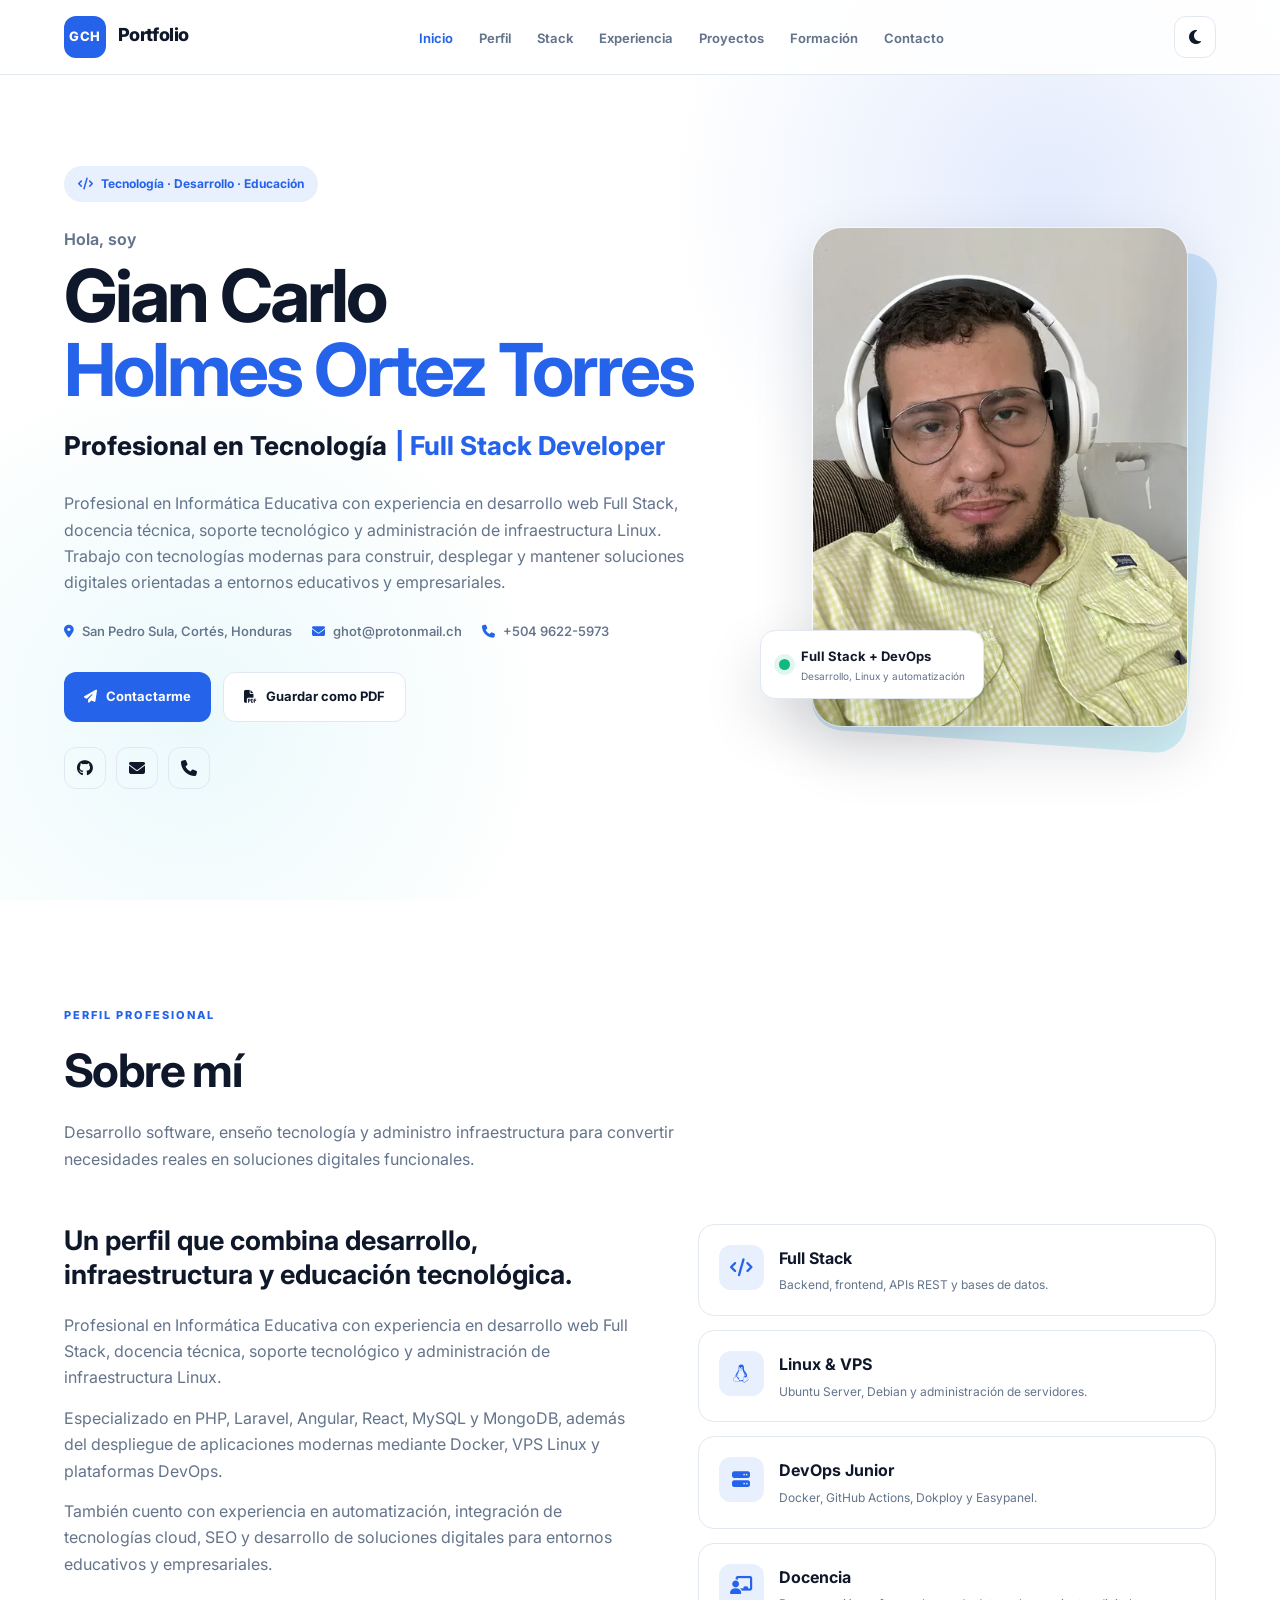
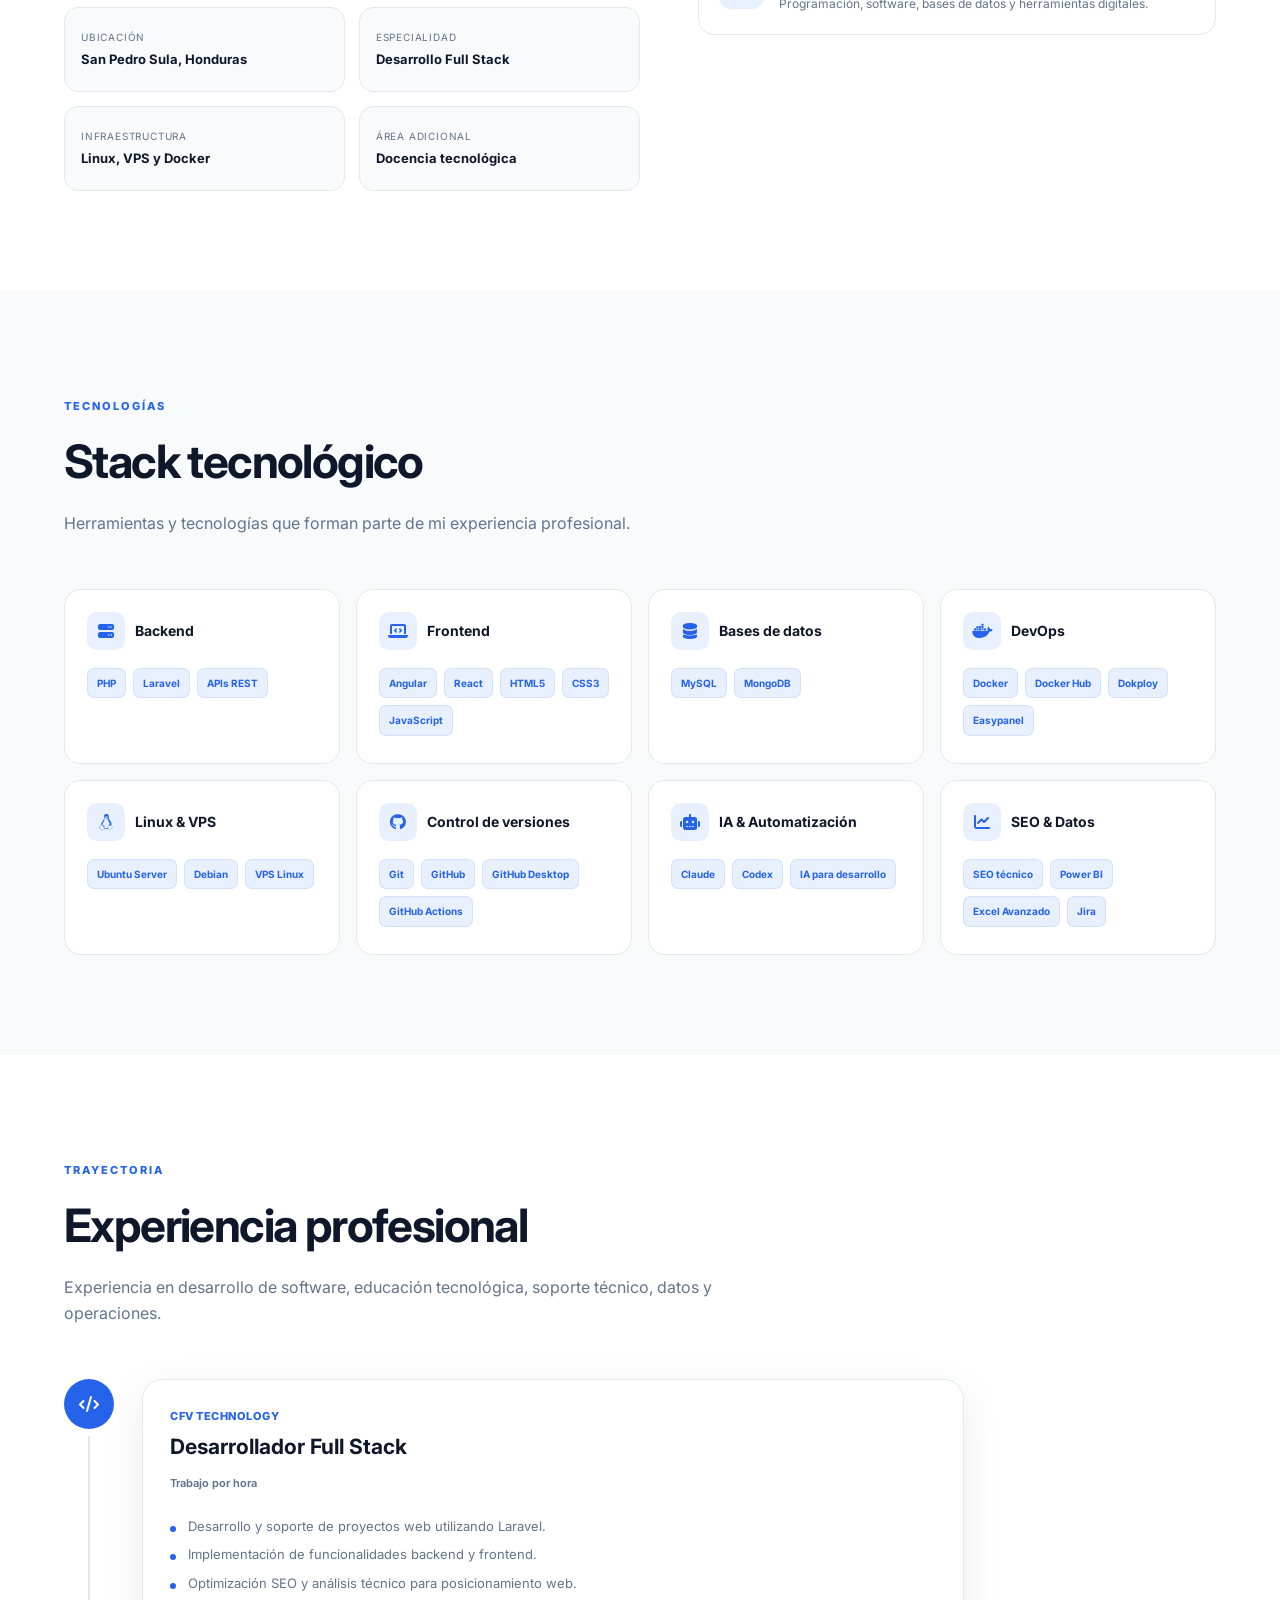
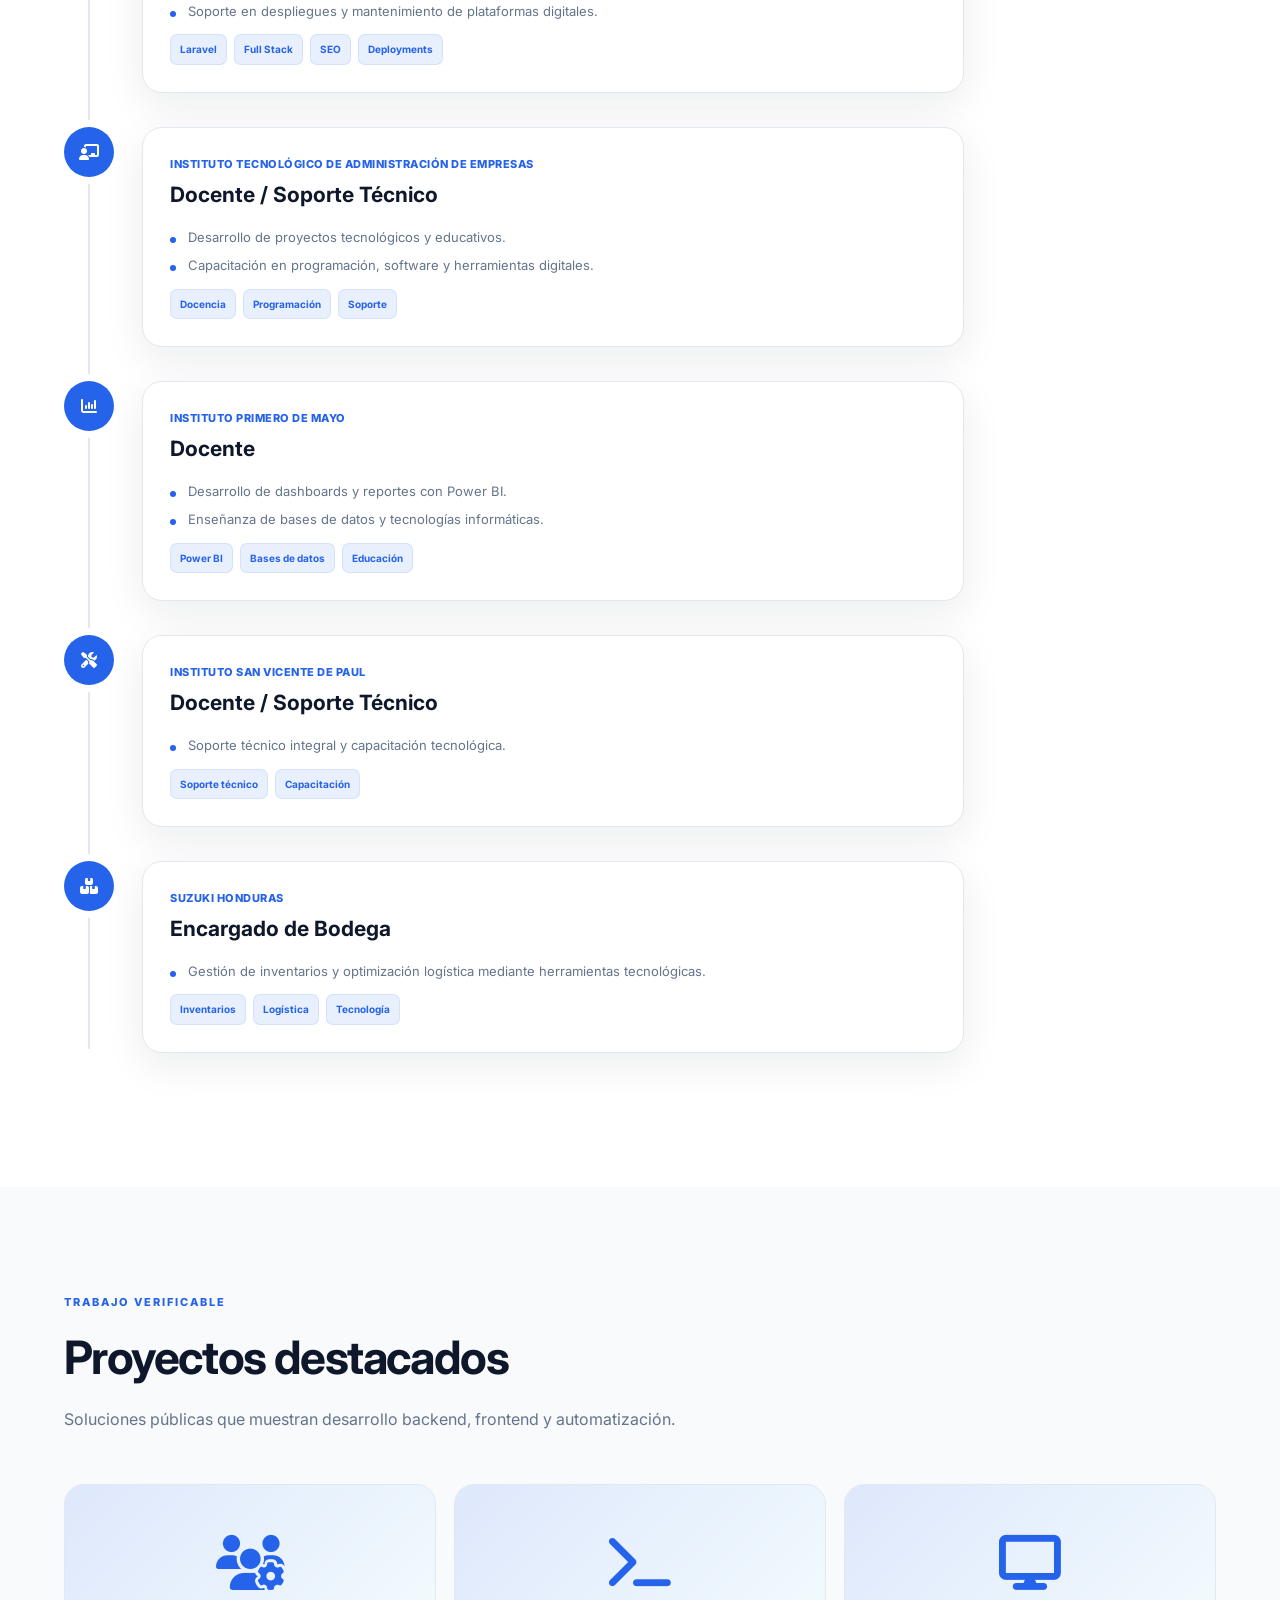
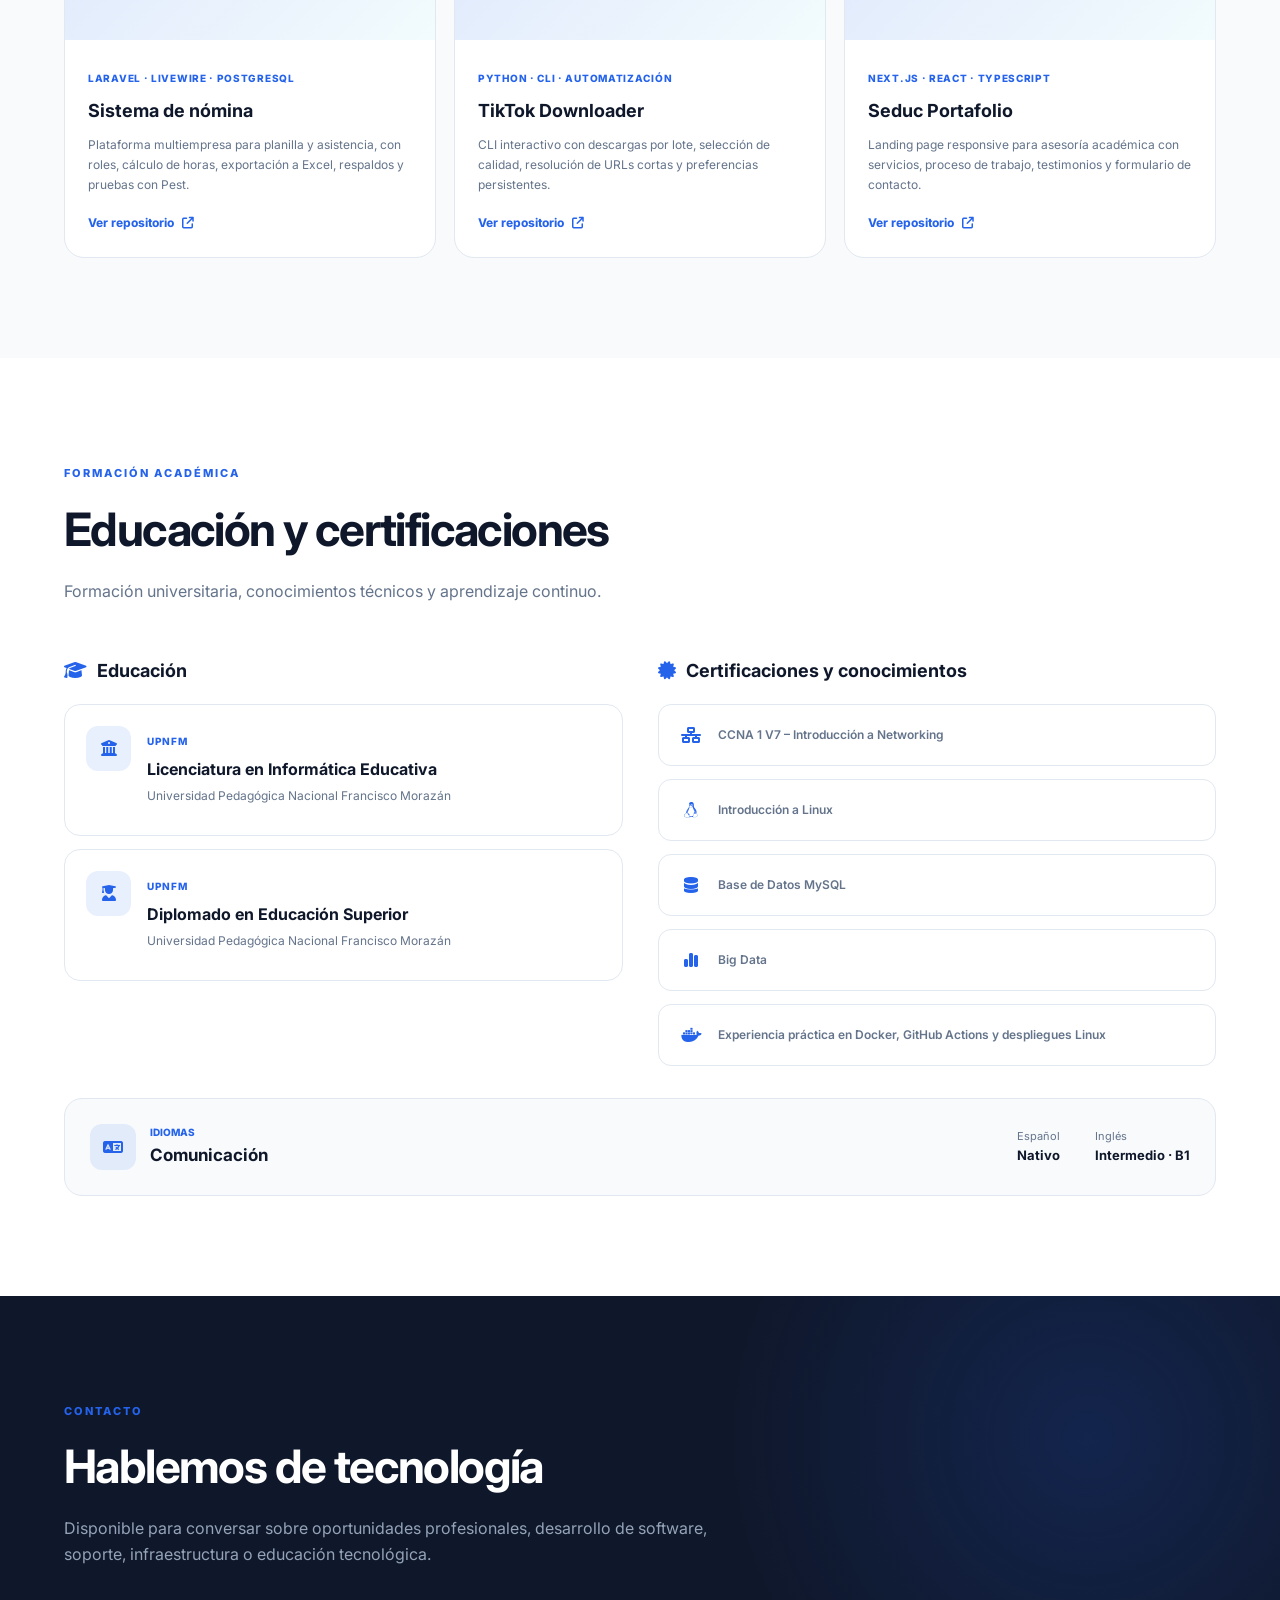
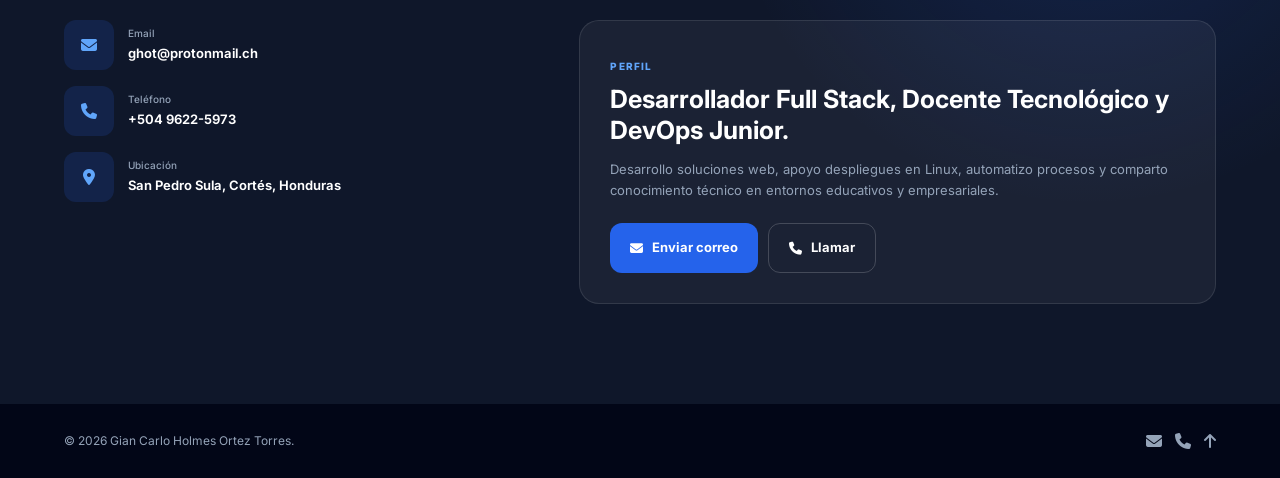
<file: index.html>
<!DOCTYPE html>
<html lang="es">
<head>
    <meta charset="UTF-8">
    <meta name="viewport" content="width=device-width, initial-scale=1.0">

    <meta name="description"
          content="Currículum profesional de Gian Carlo Holmes Ortez Torres, Desarrollador Full Stack, Docente Tecnológico y DevOps Junior.">

    <meta name="author"
          content="Gian Carlo Holmes Ortez Torres">
    <meta name="robots" content="index, follow, max-image-preview:large">
    <meta name="referrer" content="strict-origin-when-cross-origin">

    <link rel="canonical" href="https://m3rsy.github.io/">
    <link rel="icon" href="assets/img/perfil.webp" type="image/webp">
    <meta name="theme-color" content="#2563eb">

    <meta property="og:type" content="profile">
    <meta property="og:locale" content="es_HN">
    <meta property="og:url" content="https://m3rsy.github.io/">
    <meta property="og:title" content="Gian Carlo Holmes | Full Stack Developer">
    <meta property="og:description"
          content="Desarrollador Full Stack, docente tecnológico y profesional DevOps con experiencia en Linux, VPS y automatización.">
    <meta property="og:image" content="https://m3rsy.github.io/assets/img/social-preview.webp">
    <meta property="og:image:width" content="1200">
    <meta property="og:image:height" content="630">
    <meta property="og:image:alt"
          content="Gian Carlo Holmes — Full Stack, Linux y DevOps">
    <meta property="profile:first_name" content="Gian Carlo">
    <meta property="profile:last_name" content="Holmes Ortez Torres">

    <meta name="twitter:card" content="summary_large_image">
    <meta name="twitter:title" content="Gian Carlo Holmes | Full Stack Developer">
    <meta name="twitter:description"
          content="Desarrollo Full Stack, educación tecnológica, Linux y DevOps.">
    <meta name="twitter:image" content="https://m3rsy.github.io/assets/img/social-preview.webp">
    <meta name="twitter:image:alt"
          content="Gian Carlo Holmes — Full Stack, Linux y DevOps">

    <title>Gian Carlo Holmes | Full Stack Developer</title>

    <script type="application/ld+json">
    {
        "@context": "https://schema.org",
        "@type": "Person",
        "name": "Gian Carlo Holmes Ortez Torres",
        "url": "https://m3rsy.github.io/",
        "image": "https://m3rsy.github.io/assets/img/perfil.webp",
        "email": "mailto:ghot@protonmail.ch",
        "telephone": "+50496225973",
        "jobTitle": "Desarrollador Full Stack",
        "address": {
            "@type": "PostalAddress",
            "addressLocality": "San Pedro Sula",
            "addressRegion": "Cortés",
            "addressCountry": "HN"
        },
        "sameAs": ["https://github.com/M3rsy"]
    }
    </script>

    <!-- Google Fonts -->
    <link rel="preconnect" href="https://fonts.googleapis.com">
    <link rel="preconnect" href="https://fonts.gstatic.com" crossorigin>
    <link href="https://fonts.googleapis.com/css2?family=Inter:wght@300;400;500;600;700;800&display=swap"
          rel="stylesheet">

    <!-- Font Awesome -->
    <link rel="stylesheet"
          href="https://cdnjs.cloudflare.com/ajax/libs/font-awesome/6.5.2/css/all.min.css">

    <!-- CSS -->
    <link rel="stylesheet" href="css/styles.css">
</head>

<body>

<a class="skip-link" href="#contenido">Saltar al contenido principal</a>

<header class="header">
    <nav class="navbar container">
        <a href="#inicio" class="logo">
            <span>GCH</span>
            Portfolio
        </a>

        <button class="menu-toggle"
                id="menu-toggle"
                aria-label="Abrir menú"
                aria-controls="nav-menu"
                aria-expanded="false">
            <i class="fa-solid fa-bars"></i>
        </button>

        <ul class="nav-menu" id="nav-menu">
            <li><a href="#inicio" class="nav-link">Inicio</a></li>
            <li><a href="#perfil" class="nav-link">Perfil</a></li>
            <li><a href="#stack" class="nav-link">Stack</a></li>
            <li><a href="#experiencia" class="nav-link">Experiencia</a></li>
            <li><a href="#proyectos" class="nav-link">Proyectos</a></li>
            <li><a href="#formacion" class="nav-link">Formación</a></li>
            <li><a href="#contacto" class="nav-link">Contacto</a></li>
        </ul>

        <button class="theme-toggle"
                id="theme-toggle"
                aria-label="Activar tema oscuro"
                aria-pressed="false">
            <i class="fa-solid fa-moon"></i>
        </button>
    </nav>
</header>


<main id="contenido">

<!-- =========================
     HERO
========================= -->
<section id="inicio" class="hero">
    <div class="container hero-grid">

        <div class="hero-content">

            <span class="hero-badge">
                <i class="fa-solid fa-code"></i>
                Tecnología · Desarrollo · Educación
            </span>

            <p class="hero-intro">Hola, soy</p>

            <h1>
                Gian Carlo
                <span>Holmes Ortez Torres</span>
            </h1>

            <div class="role-line">
                <span class="role-static">Profesional en Tecnología</span>
                <span class="typing-text"></span>
            </div>

            <p class="hero-description">
                Profesional en Informática Educativa con experiencia en desarrollo web Full Stack,
                docencia técnica, soporte tecnológico y administración de infraestructura Linux.
                Trabajo con tecnologías modernas para construir, desplegar y mantener soluciones
                digitales orientadas a entornos educativos y empresariales.
            </p>

            <div class="hero-info">
                <div>
                    <i class="fa-solid fa-location-dot"></i>
                    San Pedro Sula, Cortés, Honduras
                </div>

                <a href="mailto:ghot@protonmail.ch">
                    <i class="fa-solid fa-envelope"></i>
                    ghot@protonmail.ch
                </a>

                <a href="tel:+50496225973">
                    <i class="fa-solid fa-phone"></i>
                    +504 9622-5973
                </a>
            </div>

            <div class="hero-buttons">
                <a href="#contacto" class="btn btn-primary">
                    <i class="fa-solid fa-paper-plane"></i>
                    Contactarme
                </a>

                <button class="btn btn-secondary" id="print-cv">
                    <i class="fa-solid fa-file-pdf"></i>
                    Guardar como PDF
                </button>
            </div>

            <div class="social-links">
                <a href="https://github.com/M3rsy"
                   target="_blank"
                   rel="noopener noreferrer"
                   aria-label="GitHub"
                   title="Perfil de GitHub de Gian Carlo">
                    <i class="fa-brands fa-github"></i>
                </a>

                <a href="mailto:ghot@protonmail.ch"
                   aria-label="Correo electrónico">
                    <i class="fa-solid fa-envelope"></i>
                </a>

                <a href="tel:+50496225973"
                   aria-label="Teléfono">
                    <i class="fa-solid fa-phone"></i>
                </a>
            </div>

        </div>

        <div class="hero-image">
            <div class="image-decoration"></div>

            <picture>
                <source type="image/webp"
                        srcset="assets/img/perfil-480.webp 480w,
                                assets/img/perfil-800.webp 800w"
                        sizes="(max-width: 650px) 90vw, 405px">
                <img src="assets/img/perfil-800.jpg"
                     width="800"
                     height="1067"
                     fetchpriority="high"
                     decoding="async"
                     alt="Gian Carlo Holmes Ortez Torres">
            </picture>

            <div class="profile-card">
                <span class="status-dot"></span>
                <div>
                    <strong>Full Stack + DevOps</strong>
                    <small>Desarrollo, Linux y automatización</small>
                </div>
            </div>
        </div>

    </div>
</section>


<!-- =========================
     PERFIL
========================= -->
<section id="perfil" class="section">
    <div class="container">

        <div class="section-heading">
            <span>Perfil profesional</span>
            <h2>Sobre mí</h2>
            <p>
                Desarrollo software, enseño tecnología y administro infraestructura
                para convertir necesidades reales en soluciones digitales funcionales.
            </p>
        </div>

        <div class="about-grid">

            <div class="about-text">
                <h3>
                    Un perfil que combina desarrollo,
                    infraestructura y educación tecnológica.
                </h3>

                <p>
                    Profesional en Informática Educativa con experiencia en desarrollo web
                    Full Stack, docencia técnica, soporte tecnológico y administración
                    de infraestructura Linux.
                </p>

                <p>
                    Especializado en PHP, Laravel, Angular, React, MySQL y MongoDB,
                    además del despliegue de aplicaciones modernas mediante Docker,
                    VPS Linux y plataformas DevOps.
                </p>

                <p>
                    También cuento con experiencia en automatización, integración de
                    tecnologías cloud, SEO y desarrollo de soluciones digitales para
                    entornos educativos y empresariales.
                </p>

                <div class="personal-data">
                    <div>
                        <span>Ubicación</span>
                        <strong>San Pedro Sula, Honduras</strong>
                    </div>

                    <div>
                        <span>Especialidad</span>
                        <strong>Desarrollo Full Stack</strong>
                    </div>

                    <div>
                        <span>Infraestructura</span>
                        <strong>Linux, VPS y Docker</strong>
                    </div>

                    <div>
                        <span>Área adicional</span>
                        <strong>Docencia tecnológica</strong>
                    </div>
                </div>
            </div>

            <div class="focus-grid">

                <article class="focus-card">
                    <div class="focus-icon">
                        <i class="fa-solid fa-code"></i>
                    </div>
                    <div>
                        <h3>Full Stack</h3>
                        <p>Backend, frontend, APIs REST y bases de datos.</p>
                    </div>
                </article>

                <article class="focus-card">
                    <div class="focus-icon">
                        <i class="fa-brands fa-linux"></i>
                    </div>
                    <div>
                        <h3>Linux & VPS</h3>
                        <p>Ubuntu Server, Debian y administración de servidores.</p>
                    </div>
                </article>

                <article class="focus-card">
                    <div class="focus-icon">
                        <i class="fa-solid fa-server"></i>
                    </div>
                    <div>
                        <h3>DevOps Junior</h3>
                        <p>Docker, GitHub Actions, Dokploy y Easypanel.</p>
                    </div>
                </article>

                <article class="focus-card">
                    <div class="focus-icon">
                        <i class="fa-solid fa-chalkboard-user"></i>
                    </div>
                    <div>
                        <h3>Docencia</h3>
                        <p>Programación, software, bases de datos y herramientas digitales.</p>
                    </div>
                </article>

            </div>
        </div>
    </div>
</section>


<!-- =========================
     STACK
========================= -->
<section id="stack" class="section section-light">
    <div class="container">

        <div class="section-heading">
            <span>Tecnologías</span>
            <h2>Stack tecnológico</h2>
            <p>
                Herramientas y tecnologías que forman parte de mi experiencia profesional.
            </p>
        </div>

        <div class="stack-grid">

            <article class="stack-card">
                <div class="stack-card-head">
                    <i class="fa-solid fa-server"></i>
                    <h3>Backend</h3>
                </div>
                <div class="tags">
                    <span>PHP</span>
                    <span>Laravel</span>
                    <span>APIs REST</span>
                </div>
            </article>

            <article class="stack-card">
                <div class="stack-card-head">
                    <i class="fa-solid fa-laptop-code"></i>
                    <h3>Frontend</h3>
                </div>
                <div class="tags">
                    <span>Angular</span>
                    <span>React</span>
                    <span>HTML5</span>
                    <span>CSS3</span>
                    <span>JavaScript</span>
                </div>
            </article>

            <article class="stack-card">
                <div class="stack-card-head">
                    <i class="fa-solid fa-database"></i>
                    <h3>Bases de datos</h3>
                </div>
                <div class="tags">
                    <span>MySQL</span>
                    <span>MongoDB</span>
                </div>
            </article>

            <article class="stack-card">
                <div class="stack-card-head">
                    <i class="fa-brands fa-docker"></i>
                    <h3>DevOps</h3>
                </div>
                <div class="tags">
                    <span>Docker</span>
                    <span>Docker Hub</span>
                    <span>Dokploy</span>
                    <span>Easypanel</span>
                </div>
            </article>

            <article class="stack-card">
                <div class="stack-card-head">
                    <i class="fa-brands fa-linux"></i>
                    <h3>Linux & VPS</h3>
                </div>
                <div class="tags">
                    <span>Ubuntu Server</span>
                    <span>Debian</span>
                    <span>VPS Linux</span>
                </div>
            </article>

            <article class="stack-card">
                <div class="stack-card-head">
                    <i class="fa-brands fa-github"></i>
                    <h3>Control de versiones</h3>
                </div>
                <div class="tags">
                    <span>Git</span>
                    <span>GitHub</span>
                    <span>GitHub Desktop</span>
                    <span>GitHub Actions</span>
                </div>
            </article>

            <article class="stack-card">
                <div class="stack-card-head">
                    <i class="fa-solid fa-robot"></i>
                    <h3>IA & Automatización</h3>
                </div>
                <div class="tags">
                    <span>Claude</span>
                    <span>Codex</span>
                    <span>IA para desarrollo</span>
                </div>
            </article>

            <article class="stack-card">
                <div class="stack-card-head">
                    <i class="fa-solid fa-chart-line"></i>
                    <h3>SEO & Datos</h3>
                </div>
                <div class="tags">
                    <span>SEO técnico</span>
                    <span>Power BI</span>
                    <span>Excel Avanzado</span>
                    <span>Jira</span>
                </div>
            </article>

        </div>
    </div>
</section>


<!-- =========================
     EXPERIENCIA
========================= -->
<section id="experiencia" class="section">
    <div class="container">

        <div class="section-heading">
            <span>Trayectoria</span>
            <h2>Experiencia profesional</h2>
            <p>
                Experiencia en desarrollo de software, educación tecnológica,
                soporte técnico, datos y operaciones.
            </p>
        </div>

        <div class="timeline">

            <article class="timeline-item">
                <div class="timeline-icon">
                    <i class="fa-solid fa-code"></i>
                </div>

                <div class="timeline-content">
                    <span class="timeline-company">CFV Technology</span>
                    <h3>Desarrollador Full Stack</h3>
                    <span class="timeline-type">Trabajo por hora</span>

                    <ul>
                        <li>Desarrollo y soporte de proyectos web utilizando Laravel.</li>
                        <li>Implementación de funcionalidades backend y frontend.</li>
                        <li>Optimización SEO y análisis técnico para posicionamiento web.</li>
                        <li>Soporte en despliegues y mantenimiento de plataformas digitales.</li>
                    </ul>

                    <div class="tags">
                        <span>Laravel</span>
                        <span>Full Stack</span>
                        <span>SEO</span>
                        <span>Deployments</span>
                    </div>
                </div>
            </article>

            <article class="timeline-item">
                <div class="timeline-icon">
                    <i class="fa-solid fa-chalkboard-user"></i>
                </div>

                <div class="timeline-content">
                    <span class="timeline-company">
                        Instituto Tecnológico de Administración de Empresas
                    </span>
                    <h3>Docente / Soporte Técnico</h3>

                    <ul>
                        <li>Desarrollo de proyectos tecnológicos y educativos.</li>
                        <li>Capacitación en programación, software y herramientas digitales.</li>
                    </ul>

                    <div class="tags">
                        <span>Docencia</span>
                        <span>Programación</span>
                        <span>Soporte</span>
                    </div>
                </div>
            </article>

            <article class="timeline-item">
                <div class="timeline-icon">
                    <i class="fa-solid fa-chart-column"></i>
                </div>

                <div class="timeline-content">
                    <span class="timeline-company">Instituto Primero de Mayo</span>
                    <h3>Docente</h3>

                    <ul>
                        <li>Desarrollo de dashboards y reportes con Power BI.</li>
                        <li>Enseñanza de bases de datos y tecnologías informáticas.</li>
                    </ul>

                    <div class="tags">
                        <span>Power BI</span>
                        <span>Bases de datos</span>
                        <span>Educación</span>
                    </div>
                </div>
            </article>

            <article class="timeline-item">
                <div class="timeline-icon">
                    <i class="fa-solid fa-screwdriver-wrench"></i>
                </div>

                <div class="timeline-content">
                    <span class="timeline-company">Instituto San Vicente de Paul</span>
                    <h3>Docente / Soporte Técnico</h3>

                    <ul>
                        <li>Soporte técnico integral y capacitación tecnológica.</li>
                    </ul>

                    <div class="tags">
                        <span>Soporte técnico</span>
                        <span>Capacitación</span>
                    </div>
                </div>
            </article>

            <article class="timeline-item">
                <div class="timeline-icon">
                    <i class="fa-solid fa-boxes-stacked"></i>
                </div>

                <div class="timeline-content">
                    <span class="timeline-company">Suzuki Honduras</span>
                    <h3>Encargado de Bodega</h3>

                    <ul>
                        <li>
                            Gestión de inventarios y optimización logística mediante
                            herramientas tecnológicas.
                        </li>
                    </ul>

                    <div class="tags">
                        <span>Inventarios</span>
                        <span>Logística</span>
                        <span>Tecnología</span>
                    </div>
                </div>
            </article>

        </div>
    </div>
</section>


<!-- =========================
     PROYECTOS
========================= -->
<section id="proyectos" class="section section-light">
    <div class="container">

        <div class="section-heading">
            <span>Trabajo verificable</span>
            <h2>Proyectos destacados</h2>
            <p>
                Soluciones públicas que muestran desarrollo backend, frontend y automatización.
            </p>
        </div>

        <div class="projects-grid">

            <article class="project-card">
                <div class="project-visual">
                    <i class="fa-solid fa-users-gear"></i>
                </div>

                <div class="project-content">
                    <span>Laravel · Livewire · PostgreSQL</span>
                    <h3>Sistema de nómina</h3>
                    <p>
                        Plataforma multiempresa para planilla y asistencia, con roles,
                        cálculo de horas, exportación a Excel, respaldos y pruebas con Pest.
                    </p>
                    <a class="project-link"
                       href="https://github.com/M3rsy/nomina"
                       target="_blank"
                       rel="noopener noreferrer">
                        Ver repositorio <i class="fa-solid fa-arrow-up-right-from-square"></i>
                    </a>
                </div>
            </article>

            <article class="project-card">
                <div class="project-visual">
                    <i class="fa-solid fa-terminal"></i>
                </div>

                <div class="project-content">
                    <span>Python · CLI · Automatización</span>
                    <h3>TikTok Downloader</h3>
                    <p>
                        CLI interactivo con descargas por lote, selección de calidad,
                        resolución de URLs cortas y preferencias persistentes.
                    </p>
                    <a class="project-link"
                       href="https://github.com/M3rsy/tik-tok-downloader"
                       target="_blank"
                       rel="noopener noreferrer">
                        Ver repositorio <i class="fa-solid fa-arrow-up-right-from-square"></i>
                    </a>
                </div>
            </article>

            <article class="project-card">
                <div class="project-visual">
                    <i class="fa-solid fa-display"></i>
                </div>

                <div class="project-content">
                    <span>Next.js · React · TypeScript</span>
                    <h3>Seduc Portafolio</h3>
                    <p>
                        Landing page responsive para asesoría académica con servicios,
                        proceso de trabajo, testimonios y formulario de contacto.
                    </p>
                    <a class="project-link"
                       href="https://github.com/M3rsy/Seduc-Portafolio"
                       target="_blank"
                       rel="noopener noreferrer">
                        Ver repositorio <i class="fa-solid fa-arrow-up-right-from-square"></i>
                    </a>
                </div>
            </article>

        </div>
    </div>
</section>


<!-- =========================
     FORMACIÓN
========================= -->
<section id="formacion" class="section">
    <div class="container">

        <div class="section-heading">
            <span>Formación académica</span>
            <h2>Educación y certificaciones</h2>
            <p>
                Formación universitaria, conocimientos técnicos y aprendizaje continuo.
            </p>
        </div>

        <div class="formation-layout">

            <div>
                <h3 class="subsection-title">
                    <i class="fa-solid fa-graduation-cap"></i>
                    Educación
                </h3>

                <div class="education-list">

                    <article class="education-card">
                        <div class="education-icon">
                            <i class="fa-solid fa-university"></i>
                        </div>

                        <div>
                            <span>UPNFM</span>
                            <h3>Licenciatura en Informática Educativa</h3>
                            <p>
                                Universidad Pedagógica Nacional Francisco Morazán
                            </p>
                        </div>
                    </article>

                    <article class="education-card">
                        <div class="education-icon">
                            <i class="fa-solid fa-user-graduate"></i>
                        </div>

                        <div>
                            <span>UPNFM</span>
                            <h3>Diplomado en Educación Superior</h3>
                            <p>
                                Universidad Pedagógica Nacional Francisco Morazán
                            </p>
                        </div>
                    </article>

                </div>
            </div>


            <div>
                <h3 class="subsection-title">
                    <i class="fa-solid fa-certificate"></i>
                    Certificaciones y conocimientos
                </h3>

                <div class="certification-list">

                    <article class="certification-item">
                        <i class="fa-solid fa-network-wired"></i>
                        <span>CCNA 1 V7 – Introducción a Networking</span>
                    </article>

                    <article class="certification-item">
                        <i class="fa-brands fa-linux"></i>
                        <span>Introducción a Linux</span>
                    </article>

                    <article class="certification-item">
                        <i class="fa-solid fa-database"></i>
                        <span>Base de Datos MySQL</span>
                    </article>

                    <article class="certification-item">
                        <i class="fa-solid fa-chart-simple"></i>
                        <span>Big Data</span>
                    </article>

                    <article class="certification-item">
                        <i class="fa-brands fa-docker"></i>
                        <span>
                            Experiencia práctica en Docker, GitHub Actions
                            y despliegues Linux
                        </span>
                    </article>

                </div>
            </div>

        </div>


        <div class="languages-card">
            <div class="languages-head">
                <i class="fa-solid fa-language"></i>
                <div>
                    <span>Idiomas</span>
                    <h3>Comunicación</h3>
                </div>
            </div>

            <div class="language-items">
                <div class="language-item">
                    <span>Español</span>
                    <strong>Nativo</strong>
                </div>

                <div class="language-item">
                    <span>Inglés</span>
                    <strong>Intermedio · B1</strong>
                </div>
            </div>
        </div>

    </div>
</section>


<!-- =========================
     CONTACTO
========================= -->
<section id="contacto" class="section contact-section">
    <div class="container">

        <div class="section-heading light">
            <span>Contacto</span>
            <h2>Hablemos de tecnología</h2>
            <p>
                Disponible para conversar sobre oportunidades profesionales,
                desarrollo de software, soporte, infraestructura o educación tecnológica.
            </p>
        </div>

        <div class="contact-grid">

            <div class="contact-info">

                <a class="contact-item" href="mailto:ghot@protonmail.ch">
                    <div>
                        <i class="fa-solid fa-envelope"></i>
                    </div>
                    <span>
                        <small>Email</small>
                        ghot@protonmail.ch
                    </span>
                </a>

                <a class="contact-item" href="tel:+50496225973">
                    <div>
                        <i class="fa-solid fa-phone"></i>
                    </div>
                    <span>
                        <small>Teléfono</small>
                        +504 9622-5973
                    </span>
                </a>

                <article class="contact-item">
                    <div>
                        <i class="fa-solid fa-location-dot"></i>
                    </div>
                    <span>
                        <small>Ubicación</small>
                        San Pedro Sula, Cortés, Honduras
                    </span>
                </article>

            </div>


            <div class="contact-panel">
                <span class="contact-panel-label">Perfil</span>

                <h3>
                    Desarrollador Full Stack,
                    Docente Tecnológico y DevOps Junior.
                </h3>

                <p>
                    Desarrollo soluciones web, apoyo despliegues en Linux,
                    automatizo procesos y comparto conocimiento técnico
                    en entornos educativos y empresariales.
                </p>

                <div class="contact-panel-actions">
                    <a href="mailto:ghot@protonmail.ch"
                       class="btn btn-primary">
                        <i class="fa-solid fa-envelope"></i>
                        Enviar correo
                    </a>

                    <a href="tel:+50496225973"
                       class="btn btn-dark-outline">
                        <i class="fa-solid fa-phone"></i>
                        Llamar
                    </a>
                </div>
            </div>

        </div>

    </div>
</section>

</main>


<footer class="footer">
    <div class="container footer-content">

        <p>
            © <span id="current-year"></span>
            Gian Carlo Holmes Ortez Torres.
        </p>

        <div>
            <a href="mailto:ghot@protonmail.ch" aria-label="Correo">
                <i class="fa-solid fa-envelope"></i>
            </a>

            <a href="tel:+50496225973" aria-label="Teléfono">
                <i class="fa-solid fa-phone"></i>
            </a>

            <a href="#inicio" aria-label="Volver al inicio">
                <i class="fa-solid fa-arrow-up"></i>
            </a>
        </div>

    </div>
</footer>


<button id="scroll-top"
        class="scroll-top"
        aria-label="Volver arriba">
    <i class="fa-solid fa-arrow-up"></i>
</button>

<script src="js/app.js"></script>

</body>
</html>
</file>
<file: css/styles.css>
/* ==============================================
   VARIABLES
============================================== */

:root {
    --primary: #2563eb;
    --primary-dark: #1d4ed8;
    --primary-soft: rgba(37, 99, 235, 0.10);

    --accent: #06b6d4;

    --background: #ffffff;
    --background-light: #f8fafc;

    --card: #ffffff;

    --text: #0f172a;
    --text-secondary: #64748b;

    --border: #e2e8f0;

    --success: #10b981;

    --shadow:
        0 12px 40px rgba(15, 23, 42, 0.08);

    --shadow-hover:
        0 24px 60px rgba(15, 23, 42, 0.14);

    --radius: 20px;

    --transition: 0.3s ease;
}


/* DARK MODE */

body.dark {
    --background: #0f172a;
    --background-light: #111827;
    --card: #1e293b;
    --text: #f8fafc;
    --text-secondary: #94a3b8;
    --border: #334155;
    --primary-soft: rgba(96, 165, 250, 0.12);
}


/* ==============================================
   RESET
============================================== */

* {
    margin: 0;
    padding: 0;
    box-sizing: border-box;
}


html {
    scroll-behavior: smooth;
}


body {
    font-family: "Inter", sans-serif;
    background: var(--background);
    color: var(--text);
    line-height: 1.65;
    transition:
        background var(--transition),
        color var(--transition);
}


img {
    width: 100%;
    display: block;
}


a {
    text-decoration: none;
    color: inherit;
}


ul {
    list-style: none;
}


button,
input,
textarea {
    font: inherit;
}


button {
    cursor: pointer;
}


:focus-visible {
    outline: 3px solid var(--accent);
    outline-offset: 4px;
}


.skip-link {
    position: fixed;
    top: 12px;
    left: 12px;
    z-index: 2000;

    padding: 10px 16px;
    border-radius: 10px;

    background: var(--text);
    color: var(--background);

    transform: translateY(-150%);
}


.skip-link:focus {
    transform: translateY(0);
}


.container {
    width: min(1160px, 90%);
    margin-inline: auto;
}


/* ==============================================
   ERROR PAGE
============================================== */

.error-page {
    min-height: 100vh;

    display: grid;
    place-items: center;

    padding: 40px 0;

    text-align: center;

    background:
        radial-gradient(
            circle at 50% 20%,
            var(--primary-soft),
            transparent 42%
        ),
        var(--background);
}


.error-content {
    max-width: 650px;
}


.error-code {
    display: block;

    color: var(--primary);

    font-size: clamp(80px, 20vw, 180px);
    font-weight: 800;
    line-height: 0.9;
}


.error-content h1 {
    margin: 24px 0 12px;
    font-size: clamp(30px, 5vw, 48px);
}


.error-content p {
    margin: 0 auto 28px;

    color: var(--text-secondary);
}


/* ==============================================
   HEADER
============================================== */

.header {
    position: fixed;
    top: 0;
    left: 0;
    width: 100%;
    z-index: 1000;

    background: rgba(255, 255, 255, 0.86);
    backdrop-filter: blur(18px);

    border-bottom: 1px solid var(--border);
}


body.dark .header {
    background: rgba(15, 23, 42, 0.90);
}


.navbar {
    min-height: 74px;

    display: flex;
    align-items: center;
    justify-content: space-between;

    gap: 24px;
}


.logo {
    font-size: 18px;
    font-weight: 800;
    letter-spacing: -0.4px;
}


.logo span {
    display: inline-flex;
    align-items: center;
    justify-content: center;

    width: 42px;
    height: 42px;

    margin-right: 8px;

    border-radius: 12px;

    background: var(--primary);
    color: #ffffff;

    font-size: 13px;
    letter-spacing: 0.6px;
}


.nav-menu {
    display: flex;
    align-items: center;
    gap: 26px;
}


.nav-link {
    font-size: 13px;
    font-weight: 650;

    color: var(--text-secondary);

    transition: var(--transition);
}


.nav-link:hover,
.nav-link.active {
    color: var(--primary);
}


.theme-toggle,
.menu-toggle {
    width: 42px;
    height: 42px;

    border: 1px solid var(--border);
    border-radius: 12px;

    background: var(--card);
    color: var(--text);

    display: grid;
    place-items: center;

    transition: var(--transition);
}


.theme-toggle:hover,
.menu-toggle:hover {
    border-color: var(--primary);
    color: var(--primary);
}


.menu-toggle {
    display: none;
}


/* ==============================================
   HERO
============================================== */

.hero {
    position: relative;
    overflow: hidden;

    min-height: 100vh;

    padding: 145px 0 90px;

    display: flex;
    align-items: center;

    background:
        radial-gradient(
            circle at 82% 22%,
            rgba(37, 99, 235, 0.13),
            transparent 30%
        ),
        radial-gradient(
            circle at 15% 80%,
            rgba(6, 182, 212, 0.08),
            transparent 28%
        );
}


.hero-grid {
    display: grid;

    grid-template-columns:
        minmax(0, 1.2fr)
        minmax(320px, 0.8fr);

    align-items: center;

    gap: 72px;
}


.hero-badge {
    display: inline-flex;
    align-items: center;

    gap: 8px;

    padding: 8px 14px;

    border-radius: 999px;

    background: var(--primary-soft);
    color: var(--primary);

    font-weight: 700;
    font-size: 12px;

    margin-bottom: 24px;
}


.hero-intro {
    color: var(--text-secondary);
    font-weight: 650;
    margin-bottom: 6px;
}


.hero h1 {
    max-width: 780px;

    font-size: clamp(44px, 5.7vw, 74px);
    line-height: 1.02;

    letter-spacing: -3px;

    margin-bottom: 18px;
}


.hero h1 span {
    display: block;
    color: var(--primary);
}


.role-line {
    min-height: 35px;

    display: flex;
    flex-wrap: wrap;
    align-items: center;

    gap: 8px;

    margin-bottom: 22px;

    font-size: clamp(18px, 2.4vw, 26px);
    font-weight: 750;
}


.role-static {
    color: var(--text);
}


.typing-text {
    color: var(--primary);
}


.hero-description {
    max-width: 720px;

    color: var(--text-secondary);

    font-size: 16px;

    margin-bottom: 25px;
}


.hero-info {
    display: flex;
    flex-wrap: wrap;

    gap: 12px 20px;

    color: var(--text-secondary);

    margin-bottom: 30px;
}


.hero-info div,
.hero-info a {
    display: inline-flex;
    align-items: center;

    gap: 8px;

    font-size: 13px;
    font-weight: 550;

    transition: var(--transition);
}


.hero-info a:hover {
    color: var(--primary);
}


.hero-info i {
    color: var(--primary);
}


/* ==============================================
   BUTTONS
============================================== */

.hero-buttons {
    display: flex;
    flex-wrap: wrap;

    gap: 12px;

    margin-bottom: 25px;
}


.btn {
    display: inline-flex;

    align-items: center;
    justify-content: center;

    gap: 9px;

    border: none;

    padding: 13px 20px;

    border-radius: 12px;

    font-size: 13px;
    font-weight: 700;

    transition: var(--transition);
}


.btn-primary {
    background: var(--primary);
    color: #ffffff;
}


.btn-primary:hover {
    background: var(--primary-dark);
    transform: translateY(-2px);
}


.btn-secondary {
    background: var(--card);
    color: var(--text);

    border: 1px solid var(--border);
}


.btn-secondary:hover {
    border-color: var(--primary);
    color: var(--primary);
    transform: translateY(-2px);
}


.btn-dark-outline {
    color: #ffffff;
    background: transparent;

    border: 1px solid rgba(255, 255, 255, 0.18);
}


.btn-dark-outline:hover {
    border-color: #ffffff;
    background: rgba(255, 255, 255, 0.07);
}


/* ==============================================
   SOCIAL
============================================== */

.social-links {
    display: flex;
    gap: 10px;
}


.social-links a {
    width: 42px;
    height: 42px;

    border-radius: 12px;

    display: grid;
    place-items: center;

    border: 1px solid var(--border);

    transition: var(--transition);
}


.social-links a:hover {
    background: var(--primary);
    border-color: var(--primary);
    color: #ffffff;

    transform: translateY(-3px);
}


/* ==============================================
   HERO IMAGE
============================================== */

.hero-image {
    position: relative;

    max-width: 405px;

    margin-inline: auto;
}


.hero-image img {
    position: relative;

    height: 500px;

    object-fit: cover;

    border-radius: 30px;

    z-index: 2;

    border: 1px solid rgba(255, 255, 255, 0.35);

    box-shadow: var(--shadow-hover);
}


.image-decoration {
    position: absolute;

    inset: 15px -14px -15px 15px;

    background:
        linear-gradient(
            135deg,
            var(--primary),
            var(--accent)
        );

    border-radius: 30px;

    transform: rotate(4deg);

    opacity: 0.18;
}


.profile-card {
    position: absolute;

    bottom: 28px;
    left: -52px;

    z-index: 3;

    max-width: 270px;

    padding: 15px 18px;

    background: var(--card);

    box-shadow: var(--shadow-hover);

    border: 1px solid var(--border);
    border-radius: 15px;

    display: flex;
    align-items: center;

    gap: 11px;
}


.status-dot {
    width: 11px;
    height: 11px;

    flex: 0 0 auto;

    border-radius: 50%;

    background: var(--success);

    box-shadow:
        0 0 0 5px rgba(16, 185, 129, 0.13);
}


.profile-card strong {
    display: block;

    font-size: 13px;
}


.profile-card small {
    display: block;

    color: var(--text-secondary);

    font-size: 10px;
    line-height: 1.4;

    margin-top: 2px;
}


/* ==============================================
   SECTIONS
============================================== */

.section {
    padding: 100px 0;
}


.section-light {
    background: var(--background-light);
}


.section-heading {
    max-width: 700px;

    margin-bottom: 52px;
}


.section-heading > span {
    color: var(--primary);

    text-transform: uppercase;

    letter-spacing: 2px;

    font-size: 11px;
    font-weight: 800;
}


.section-heading h2 {
    font-size: clamp(32px, 4.8vw, 46px);

    margin: 7px 0 10px;

    letter-spacing: -1.6px;
}


.section-heading p {
    color: var(--text-secondary);
}


/* ==============================================
   ABOUT
============================================== */

.about-grid {
    display: grid;

    grid-template-columns:
        minmax(0, 1fr)
        minmax(0, 0.9fr);

    gap: 58px;

    align-items: start;
}


.about-text h3 {
    font-size: 27px;
    line-height: 1.25;

    margin-bottom: 20px;
}


.about-text p {
    color: var(--text-secondary);

    margin-bottom: 14px;
}


.personal-data {
    margin-top: 30px;

    display: grid;

    grid-template-columns:
        repeat(2, minmax(0, 1fr));

    gap: 14px;
}


.personal-data div {
    min-height: 85px;

    display: flex;
    flex-direction: column;
    justify-content: center;

    padding: 16px;

    background: var(--background-light);

    border: 1px solid var(--border);
    border-radius: 14px;
}


body.dark .personal-data div {
    background: rgba(255, 255, 255, 0.025);
}


.personal-data span {
    color: var(--text-secondary);

    font-size: 10px;
    text-transform: uppercase;
    letter-spacing: 0.8px;

    margin-bottom: 3px;
}


.personal-data strong {
    font-size: 13px;
}


.focus-grid {
    display: grid;
    gap: 14px;
}


.focus-card {
    padding: 20px;

    display: flex;
    align-items: flex-start;

    gap: 15px;

    background: var(--card);

    border: 1px solid var(--border);
    border-radius: 16px;

    transition: var(--transition);
}


.focus-card:hover {
    border-color: rgba(37, 99, 235, 0.35);
    transform: translateX(4px);
    box-shadow: var(--shadow);
}


.focus-icon {
    width: 45px;
    height: 45px;

    flex: 0 0 auto;

    border-radius: 12px;

    display: grid;
    place-items: center;

    background: var(--primary-soft);
    color: var(--primary);

    font-size: 18px;
}


.focus-card h3 {
    margin-bottom: 4px;

    font-size: 16px;
}


.focus-card p {
    color: var(--text-secondary);

    font-size: 12px;
}


/* ==============================================
   STACK
============================================== */

.stack-grid {
    display: grid;

    grid-template-columns:
        repeat(4, minmax(0, 1fr));

    gap: 16px;
}


.stack-card {
    min-height: 175px;

    padding: 22px;

    background: var(--card);

    border: 1px solid var(--border);
    border-radius: 17px;

    transition: var(--transition);
}


.stack-card:hover {
    transform: translateY(-5px);

    border-color: rgba(37, 99, 235, 0.35);

    box-shadow: var(--shadow);
}


.stack-card-head {
    display: flex;
    align-items: center;

    gap: 10px;

    margin-bottom: 18px;
}


.stack-card-head i {
    width: 38px;
    height: 38px;

    display: grid;
    place-items: center;

    border-radius: 10px;

    background: var(--primary-soft);
    color: var(--primary);
}


.stack-card-head h3 {
    font-size: 14px;
}


/* ==============================================
   TAGS
============================================== */

.tags {
    display: flex;

    flex-wrap: wrap;

    gap: 7px;

    margin-top: 12px;
}


.tags span {
    padding: 6px 9px;

    background: var(--primary-soft);
    color: var(--primary);

    border: 1px solid rgba(37, 99, 235, 0.10);
    border-radius: 7px;

    font-size: 10px;
    font-weight: 700;
}


/* ==============================================
   TIMELINE
============================================== */

.timeline {
    position: relative;

    max-width: 900px;
}


.timeline::before {
    content: "";

    position: absolute;

    left: 24px;
    top: 4px;

    width: 2px;
    height: calc(100% - 8px);

    background: var(--border);
}


.timeline-item {
    position: relative;

    display: grid;

    grid-template-columns:
        50px 1fr;

    gap: 28px;

    margin-bottom: 34px;
}


.timeline-icon {
    width: 50px;
    height: 50px;

    position: relative;

    z-index: 2;

    border-radius: 50%;

    display: grid;
    place-items: center;

    background: var(--primary);

    color: #ffffff;

    box-shadow:
        0 0 0 7px var(--background);
}


.timeline-content {
    padding: 27px;

    background: var(--card);

    border: 1px solid var(--border);
    border-radius: var(--radius);

    box-shadow: var(--shadow);
}


.timeline-company {
    display: block;

    color: var(--primary);

    font-size: 11px;
    font-weight: 800;

    text-transform: uppercase;
    letter-spacing: 0.5px;
}


.timeline-content h3 {
    margin: 5px 0 3px;

    font-size: 21px;
}


.timeline-type {
    display: inline-block;

    color: var(--text-secondary);

    font-size: 11px;
    font-weight: 650;

    margin-bottom: 10px;
}


.timeline-content ul {
    margin: 14px 0 0;
}


.timeline-content li {
    position: relative;

    margin: 7px 0;

    padding-left: 18px;

    color: var(--text-secondary);

    font-size: 13px;
}


.timeline-content li::before {
    content: "";

    position: absolute;

    left: 0;
    top: 10px;

    width: 6px;
    height: 6px;

    border-radius: 50%;

    background: var(--primary);
}


/* ==============================================
   COMPETENCY CARDS
============================================== */

.projects-grid {
    display: grid;

    grid-template-columns:
        repeat(3, minmax(0, 1fr));

    gap: 18px;
}


.project-card {
    overflow: hidden;

    background: var(--card);

    border: 1px solid var(--border);
    border-radius: var(--radius);

    transition: var(--transition);
}


.project-card:hover {
    transform: translateY(-7px);

    box-shadow: var(--shadow-hover);
}


.project-visual {
    height: 155px;

    display: grid;
    place-items: center;

    font-size: 55px;

    color: var(--primary);

    background:
        linear-gradient(
            135deg,
            rgba(37, 99, 235, 0.15),
            rgba(6, 182, 212, 0.05)
        );
}


.project-content {
    padding: 23px;
}


.project-content > span {
    color: var(--primary);

    font-size: 10px;
    font-weight: 800;

    text-transform: uppercase;
    letter-spacing: 0.7px;
}


.project-content h3 {
    margin: 6px 0 10px;

    font-size: 18px;
}


.project-content p {
    color: var(--text-secondary);

    font-size: 12px;
}


.project-link {
    display: inline-flex;
    align-items: center;
    gap: 8px;

    margin-top: 18px;

    color: var(--primary);

    font-size: 12px;
    font-weight: 750;
}


.project-link:hover {
    color: var(--primary-dark);
}


/* ==============================================
   FORMATION
============================================== */

.formation-layout {
    display: grid;

    grid-template-columns:
        minmax(0, 1fr)
        minmax(0, 1fr);

    gap: 35px;
}


.subsection-title {
    display: flex;
    align-items: center;

    gap: 10px;

    margin-bottom: 18px;

    font-size: 18px;
}


.subsection-title i {
    color: var(--primary);
}


.education-list,
.certification-list {
    display: grid;
    gap: 13px;
}


.education-card {
    min-height: 132px;

    padding: 21px;

    display: flex;
    align-items: flex-start;

    gap: 16px;

    background: var(--card);

    border: 1px solid var(--border);
    border-radius: 16px;
}


.education-icon {
    min-width: 45px;
    height: 45px;

    border-radius: 12px;

    background: var(--primary-soft);
    color: var(--primary);

    display: grid;
    place-items: center;
}


.education-card span {
    color: var(--primary);

    font-size: 10px;
    font-weight: 800;

    text-transform: uppercase;
    letter-spacing: 0.7px;
}


.education-card h3 {
    margin: 4px 0;

    font-size: 16px;
}


.education-card p {
    color: var(--text-secondary);

    font-size: 12px;
}


.certification-item {
    min-height: 62px;

    padding: 15px 17px;

    display: flex;
    align-items: center;

    gap: 12px;

    background: var(--card);

    border: 1px solid var(--border);
    border-radius: 13px;

    color: var(--text-secondary);

    font-size: 12px;
    font-weight: 600;
}


.certification-item i {
    width: 30px;

    flex: 0 0 auto;

    text-align: center;

    color: var(--primary);

    font-size: 16px;
}


.languages-card {
    margin-top: 32px;

    padding: 25px;

    display: flex;
    align-items: center;
    justify-content: space-between;

    gap: 28px;

    background: var(--background-light);

    border: 1px solid var(--border);
    border-radius: 18px;
}


body.dark .languages-card {
    background: rgba(255, 255, 255, 0.025);
}


.languages-head {
    display: flex;
    align-items: center;

    gap: 14px;
}


.languages-head > i {
    width: 46px;
    height: 46px;

    display: grid;
    place-items: center;

    border-radius: 12px;

    background: var(--primary-soft);
    color: var(--primary);
}


.languages-head span {
    display: block;

    color: var(--primary);

    font-size: 10px;
    font-weight: 800;

    text-transform: uppercase;
}


.languages-head h3 {
    font-size: 17px;
}


.language-items {
    display: flex;

    gap: 35px;
}


.language-item {
    display: flex;
    flex-direction: column;
}


.language-item span {
    color: var(--text-secondary);

    font-size: 11px;
}


.language-item strong {
    font-size: 13px;
}


/* ==============================================
   CONTACT
============================================== */

.contact-section {
    background:
        radial-gradient(
            circle at 85% 20%,
            rgba(37, 99, 235, 0.18),
            transparent 30%
        ),
        #0f172a;

    color: #ffffff;
}


.section-heading.light p {
    color: #94a3b8;
}


.contact-grid {
    display: grid;

    grid-template-columns:
        0.85fr 1.15fr;

    gap: 45px;
}


.contact-info {
    display: flex;
    flex-direction: column;

    gap: 16px;
}


.contact-item {
    display: flex;
    align-items: center;

    gap: 14px;

    color: #ffffff;
}


a.contact-item {
    transition: var(--transition);
}


a.contact-item:hover {
    transform: translateX(4px);
}


.contact-item > div {
    width: 50px;
    height: 50px;

    flex: 0 0 auto;

    display: grid;
    place-items: center;

    border-radius: 12px;

    background: rgba(37, 99, 235, 0.16);

    color: #60a5fa;
}


.contact-item span {
    font-size: 13px;
    font-weight: 650;
}


.contact-item small {
    display: block;

    color: #94a3b8;

    font-size: 10px;
    font-weight: 500;

    margin-bottom: 2px;
}


.contact-panel {
    padding: 30px;

    border-radius: 20px;

    background: rgba(255, 255, 255, 0.05);

    border: 1px solid rgba(255, 255, 255, 0.10);
}


.contact-panel-label {
    color: #60a5fa;

    font-size: 10px;
    font-weight: 800;

    text-transform: uppercase;
    letter-spacing: 1.2px;
}


.contact-panel h3 {
    max-width: 570px;

    margin: 7px 0 12px;

    font-size: 25px;
    line-height: 1.25;
}


.contact-panel p {
    max-width: 620px;

    color: #94a3b8;

    font-size: 13px;
}


.contact-panel-actions {
    display: flex;
    flex-wrap: wrap;

    gap: 10px;

    margin-top: 22px;
}


/* ==============================================
   FOOTER
============================================== */

.footer {
    padding: 24px 0;

    background: #020617;

    color: #94a3b8;
}


.footer-content {
    display: flex;

    justify-content: space-between;
    align-items: center;

    gap: 20px;
}


.footer-content p {
    font-size: 12px;
}


.footer-content div {
    display: flex;
    gap: 13px;
}


.footer a {
    transition: var(--transition);
}


.footer a:hover {
    color: #ffffff;
}


/* ==============================================
   SCROLL TOP
============================================== */

.scroll-top {
    position: fixed;

    right: 24px;
    bottom: 24px;

    width: 44px;
    height: 44px;

    display: grid;
    place-items: center;

    border: none;
    border-radius: 12px;

    background: var(--primary);
    color: #ffffff;

    box-shadow: var(--shadow);

    opacity: 0;
    visibility: hidden;

    transform: translateY(15px);

    transition: var(--transition);

    z-index: 999;
}


.scroll-top.show {
    opacity: 1;
    visibility: visible;
    transform: translateY(0);
}


.reveal {
    opacity: 0;
    transform: translateY(24px);
    transition:
        opacity 0.65s ease,
        transform 0.65s ease;
}


.reveal.visible {
    opacity: 1;
    transform: translateY(0);
}


/* ==============================================
   RESPONSIVE
============================================== */

@media (max-width: 1000px) {

    .stack-grid,
    .projects-grid {
        grid-template-columns:
            repeat(2, minmax(0, 1fr));
    }


    .hero-grid {
        gap: 45px;
    }

}


@media (max-width: 900px) {

    .menu-toggle {
        display: grid;
    }


    .nav-menu {
        position: fixed;

        top: 74px;
        left: 0;

        width: 100%;

        padding: 24px;

        flex-direction: column;
        align-items: flex-start;

        background: var(--card);

        border-bottom: 1px solid var(--border);

        transform: translateY(-150%);

        transition: var(--transition);

        z-index: -1;
    }


    .nav-menu.active {
        transform: translateY(0);
    }


    .hero-grid {
        grid-template-columns: 1fr;

        text-align: center;
    }


    .hero h1 {
        margin-inline: auto;
    }


    .role-line,
    .hero-info,
    .hero-buttons,
    .social-links {
        justify-content: center;
    }


    .hero-description {
        margin-inline: auto;
    }


    .hero-image {
        max-width: 350px;
    }


    .about-grid,
    .formation-layout,
    .contact-grid {
        grid-template-columns: 1fr;
    }


    .focus-grid {
        grid-template-columns:
            repeat(2, minmax(0, 1fr));
    }


    .profile-card {
        left: -20px;
    }

}


@media (max-width: 650px) {

    .section {
        padding: 75px 0;
    }


    .hero {
        padding-top: 120px;
    }


    .hero h1 {
        letter-spacing: -2px;
    }


    .hero-image img {
        height: 420px;
    }


    .profile-card {
        left: -5px;
        right: -5px;

        max-width: none;
    }


    .stack-grid,
    .projects-grid,
    .focus-grid,
    .personal-data {
        grid-template-columns: 1fr;
    }


    .timeline-item {
        grid-template-columns:
            40px 1fr;

        gap: 14px;
    }


    .timeline-icon {
        width: 40px;
        height: 40px;
    }


    .timeline::before {
        left: 19px;
    }


    .timeline-content {
        padding: 20px;
    }


    .languages-card {
        align-items: flex-start;
        flex-direction: column;
    }


    .language-items {
        width: 100%;

        justify-content: space-between;

        gap: 20px;
    }


    .footer-content {
        flex-direction: column;

        text-align: center;
    }

}


@media (prefers-reduced-motion: reduce) {

    html {
        scroll-behavior: auto;
    }


    *,
    *::before,
    *::after {
        scroll-behavior: auto !important;
        transition-duration: 0.01ms !important;
        animation-duration: 0.01ms !important;
        animation-iteration-count: 1 !important;
    }

}


/* ==============================================
   PRINT / PDF
============================================== */

@page {
    size: A4;
    margin: 12mm;
}


@media print {

    .header,
    .scroll-top,
    .skip-link,
    .hero-buttons,
    .social-links,
    .theme-toggle,
    .menu-toggle,
    .contact-panel-actions,
    .image-decoration {
        display: none !important;
    }


    html,
    body {
        background: #ffffff !important;
        color: #0f172a !important;
    }


    body {
        font-size: 11px;
        line-height: 1.45;

        print-color-adjust: exact;
        -webkit-print-color-adjust: exact;
    }


    main {
        display: block;
    }


    p,
    li {
        orphans: 3;
        widows: 3;
    }


    .hero {
        min-height: auto;

        padding: 35px 0 25px;

        background: #ffffff !important;
    }


    .hero-grid {
        grid-template-columns:
            1.35fr 0.65fr;

        gap: 25px;
    }


    .hero h1 {
        font-size: 34px;
    }


    .hero-description {
        max-width: none;
    }


    .hero-image img {
        height: 300px;
    }


    .section {
        padding: 26px 0;
    }


    .section-heading {
        margin-bottom: 22px;
        break-after: avoid;
    }


    .section-heading h2 {
        font-size: 27px;
    }


    .contact-section {
        background: #ffffff !important;
        color: #0f172a !important;
    }


    .section-heading.light p,
    .contact-panel p,
    .contact-item small {
        color: #64748b !important;
    }


    .contact-item,
    .contact-panel {
        color: #0f172a !important;
    }


    .contact-panel {
        background: #f8fafc !important;
        border-color: #e2e8f0 !important;
    }


    .timeline-content,
    .timeline-item,
    .stack-card,
    .focus-card,
    .project-card,
    .education-card,
    .certification-item,
    .languages-card {
        break-inside: avoid;

        box-shadow: none !important;
    }


    .reveal {
        opacity: 1 !important;
        transform: none !important;
    }


    .timeline::before {
        print-color-adjust: exact;
        -webkit-print-color-adjust: exact;
    }


    .stack-grid,
    .projects-grid {
        grid-template-columns:
            repeat(2, minmax(0, 1fr));
    }


    .footer {
        padding: 16px 0;
        break-before: avoid;
    }

}
</file>
